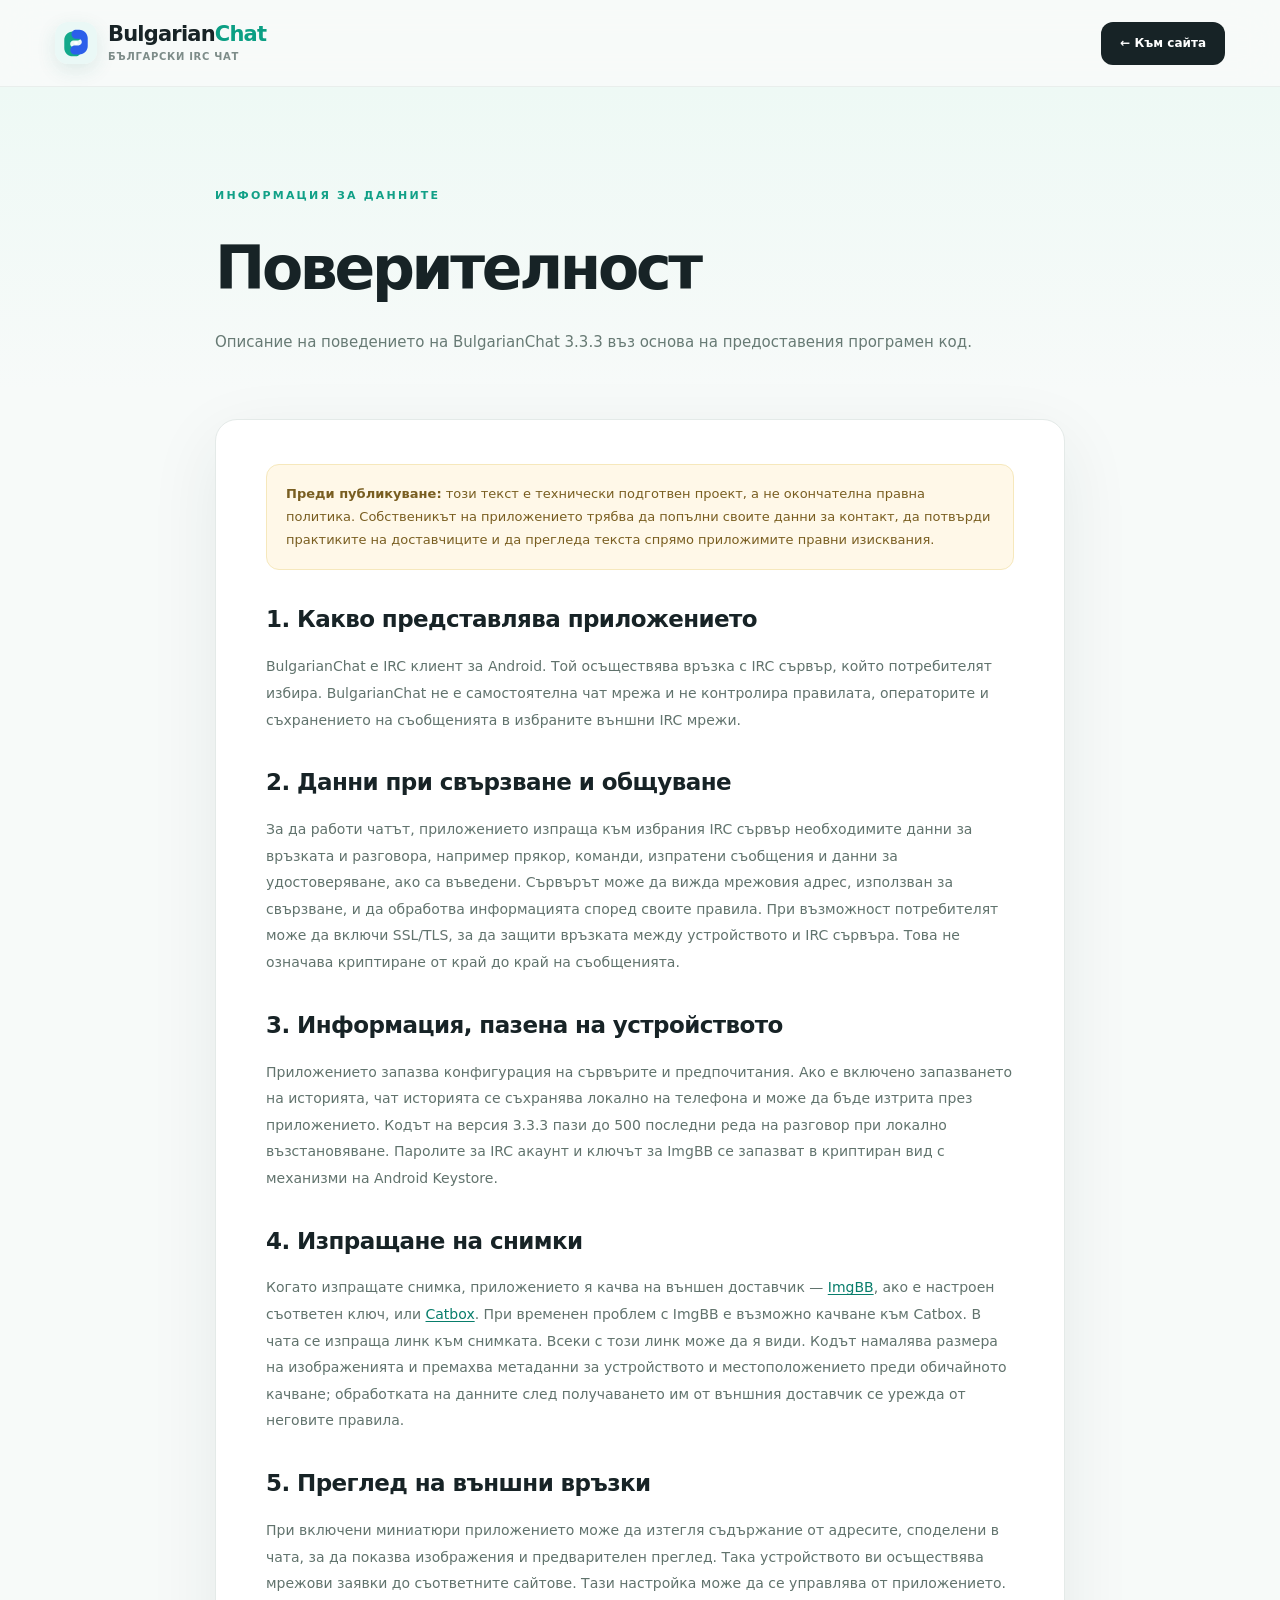
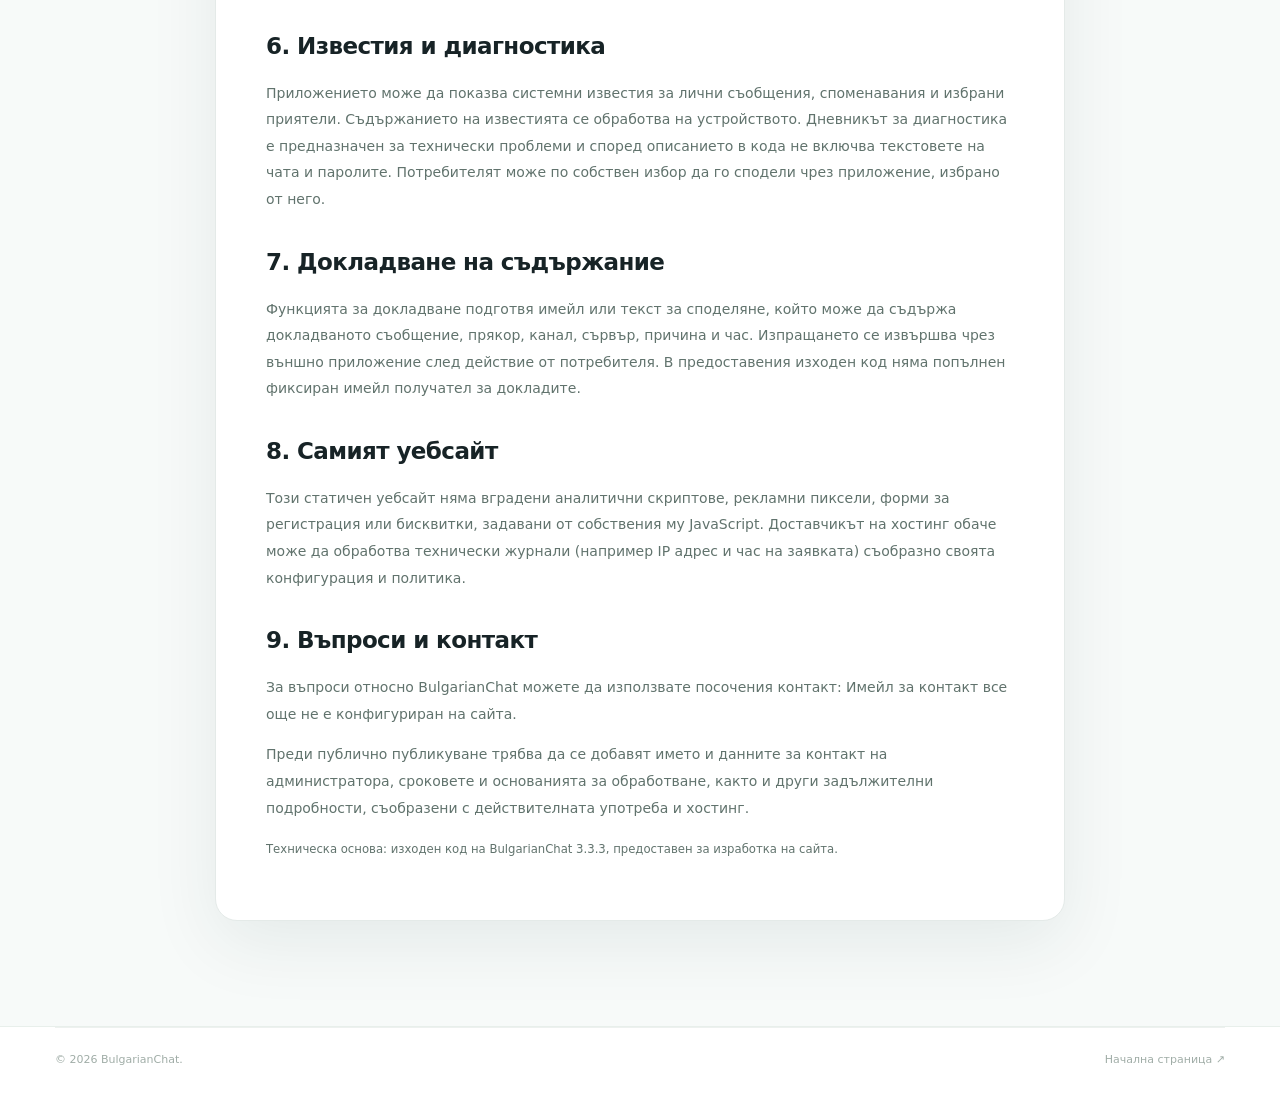
<file: privacy.html>
<!doctype html>
<html lang="bg">
<head>
  <meta charset="utf-8">
  <meta name="viewport" content="width=device-width, initial-scale=1">
  <meta name="theme-color" content="#f7faf9">
  <meta name="description" content="Информация за поверителността и обработката на данни в BulgarianChat за Android.">
  <link rel="icon" href="assets/favicon.svg" type="image/svg+xml">
  <link rel="stylesheet" href="styles.css">
  <title>Поверителност — BulgarianChat</title>
  <script defer src="site-config.js"></script>
  <script defer src="script.js"></script>
</head>
<body>
  <a class="skip-link" href="#main">Към основното съдържание</a>
  <header class="site-header"><div class="container nav-inner"><a class="brand" href="index.html" aria-label="Към началото"><img src="assets/logo.svg" width="42" height="42" alt=""><span class="brand__name">Bulgarian<span>Chat</span><small>Български IRC чат</small></span></a><a class="btn btn--small btn--dark" href="index.html">← Към сайта</a></div></header>
  <main id="main">
    <section class="page-intro"><div class="container"><span class="section-kicker">ИНФОРМАЦИЯ ЗА ДАННИТЕ</span><h1>Поверителност</h1><p>Описание на поведението на BulgarianChat 3.3.3 въз основа на предоставения програмен код.</p></div></section>
    <section class="legal-main"><div class="container"><article class="legal-card">
      <div class="legal-notice"><strong>Преди публикуване:</strong> този текст е технически подготвен проект, а не окончателна правна политика. Собственикът на приложението трябва да попълни своите данни за контакт, да потвърди практиките на доставчиците и да прегледа текста спрямо приложимите правни изисквания.</div>
      <h2>1. Какво представлява приложението</h2>
      <p>BulgarianChat е IRC клиент за Android. Той осъществява връзка с IRC сървър, който потребителят избира. BulgarianChat не е самостоятелна чат мрежа и не контролира правилата, операторите и съхранението на съобщенията в избраните външни IRC мрежи.</p>
      <h2>2. Данни при свързване и общуване</h2>
      <p>За да работи чатът, приложението изпраща към избрания IRC сървър необходимите данни за връзката и разговора, например прякор, команди, изпратени съобщения и данни за удостоверяване, ако са въведени. Сървърът може да вижда мрежовия адрес, използван за свързване, и да обработва информацията според своите правила. При възможност потребителят може да включи SSL/TLS, за да защити връзката между устройството и IRC сървъра. Това не означава криптиране от край до край на съобщенията.</p>
      <h2>3. Информация, пазена на устройството</h2>
      <p>Приложението запазва конфигурация на сървърите и предпочитания. Ако е включено запазването на историята, чат историята се съхранява локално на телефона и може да бъде изтрита през приложението. Кодът на версия 3.3.3 пази до 500 последни реда на разговор при локално възстановяване. Паролите за IRC акаунт и ключът за ImgBB се запазват в криптиран вид с механизми на Android Keystore.</p>
      <h2>4. Изпращане на снимки</h2>
      <p>Когато изпращате снимка, приложението я качва на външен доставчик — <a href="https://imgbb.com/" target="_blank" rel="noopener noreferrer">ImgBB</a>, ако е настроен съответен ключ, или <a href="https://catbox.moe/" target="_blank" rel="noopener noreferrer">Catbox</a>. При временен проблем с ImgBB е възможно качване към Catbox. В чата се изпраща линк към снимката. Всеки с този линк може да я види. Кодът намалява размера на изображенията и премахва метаданни за устройството и местоположението преди обичайното качване; обработката на данните след получаването им от външния доставчик се урежда от неговите правила.</p>
      <h2>5. Преглед на външни връзки</h2>
      <p>При включени миниатюри приложението може да изтегля съдържание от адресите, споделени в чата, за да показва изображения и предварителен преглед. Така устройството ви осъществява мрежови заявки до съответните сайтове. Тази настройка може да се управлява от приложението.</p>
      <h2>6. Известия и диагностика</h2>
      <p>Приложението може да показва системни известия за лични съобщения, споменавания и избрани приятели. Съдържанието на известията се обработва на устройството. Дневникът за диагностика е предназначен за технически проблеми и според описанието в кода не включва текстовете на чата и паролите. Потребителят може по собствен избор да го сподели чрез приложение, избрано от него.</p>
      <h2>7. Докладване на съдържание</h2>
      <p>Функцията за докладване подготвя имейл или текст за споделяне, който може да съдържа докладваното съобщение, прякор, канал, сървър, причина и час. Изпращането се извършва чрез външно приложение след действие от потребителя. В предоставения изходен код няма попълнен фиксиран имейл получател за докладите.</p>
      <h2>8. Самият уебсайт</h2>
      <p>Този статичен уебсайт няма вградени аналитични скриптове, рекламни пиксели, форми за регистрация или бисквитки, задавани от собствения му JavaScript. Доставчикът на хостинг обаче може да обработва технически журнали (например IP адрес и час на заявката) съобразно своята конфигурация и политика.</p>
      <h2>9. Въпроси и контакт</h2>
      <p>За въпроси относно BulgarianChat можете да използвате посочения контакт: <a href="#" data-contact-email hidden></a><span data-contact-pending>Имейл за контакт все още не е конфигуриран на сайта.</span></p>
      <p>Преди публично публикуване трябва да се добавят името и данните за контакт на администратора, сроковете и основанията за обработване, както и други задължителни подробности, съобразени с действителната употреба и хостинг.</p>
      <p><small>Техническа основа: изходен код на BulgarianChat 3.3.3, предоставен за изработка на сайта.</small></p>
    </article></div></section>
  </main>
  <footer class="site-footer"><div class="container footer-bottom"><span>© <span id="year">2026</span> BulgarianChat.</span><a href="index.html">Начална страница ↗</a></div></footer>
</body>
</html>
</file>
<file: styles.css>
/* BulgarianChat — responsive marketing website, no external dependencies */
:root{color-scheme:light;--ink:#172326;--ink2:#36464b;--muted:#69797a;--primary:#0b9f84;--primary-deep:#087d6b;--blue:#2b5fea;--bg:#f7faf9;--line:#e4eae8;--white:#fff;--dark:#112727;--radius:22px;--container:1170px;--shadow:0 22px 70px rgba(12,48,45,.08);font-family:Inter,"Segoe UI",system-ui,-apple-system,BlinkMacSystemFont,Arial,sans-serif;font-synthesis:none;-webkit-font-smoothing:antialiased}
*{box-sizing:border-box}html{scroll-behavior:smooth;scroll-padding-top:88px}body{margin:0;background:var(--bg);color:var(--ink);line-height:1.65;overflow-x:hidden}button,input,textarea{font:inherit}button{cursor:pointer}a{color:inherit;text-decoration:none}svg{display:block}img{display:block;max-width:100%}a:focus-visible,button:focus-visible,summary:focus-visible{outline:3px solid #2777ef;outline-offset:4px}::selection{background:#b9f6e9;color:#12302f}.container{width:min(calc(100% - 64px),var(--container));margin-inline:auto}.section{padding:112px 0}.skip-link{position:fixed;z-index:1000;left:16px;top:-100px;padding:12px 18px;background:#fff;color:#172326;border:2px solid var(--blue);border-radius:12px}.skip-link:focus{top:12px}.ambient{position:absolute;pointer-events:none;z-index:-1}.ambient--top{width:850px;height:950px;right:-330px;top:-90px;background:radial-gradient(ellipse at center,rgba(179,242,226,.39),rgba(222,241,246,.08) 58%,transparent 70%)}
/* Header */
.site-header{position:sticky;top:0;z-index:90;background:rgba(247,250,249,.88);backdrop-filter:blur(20px);-webkit-backdrop-filter:blur(20px);border-bottom:1px solid rgba(229,236,233,.77)}.nav-inner{height:86px;display:flex;align-items:center;justify-content:space-between;gap:32px}.brand{display:inline-flex;align-items:center;gap:11px;flex-shrink:0}.brand>img{border-radius:13px;box-shadow:0 6px 19px rgba(21,116,101,.12)}.brand__name{font-size:21px;line-height:1.03;font-weight:800;letter-spacing:-.8px}.brand__name>span{color:var(--primary)}.brand__name small{display:block;font-size:10px;letter-spacing:.07em;font-weight:700;color:#7d8c89;margin-top:6px;text-transform:uppercase}.desktop-nav{display:flex;align-items:center;gap:32px;margin-left:auto}.desktop-nav a{font-size:13px;font-weight:670;color:#4b5f5c;transition:color .18s}.desktop-nav a:hover,.footer-nav a:hover{color:var(--primary-deep)}.nav-actions{display:flex;align-items:center;gap:14px}.btn{display:inline-flex;align-items:center;justify-content:center;gap:12px;min-height:55px;padding:0 23px;border-radius:14px;font-size:14px;font-weight:750;line-height:1.2;border:1px solid transparent;white-space:nowrap;transition:transform .2s,box-shadow .2s,background .2s,color .2s}.btn:hover{transform:translateY(-2px)}.btn--small{min-height:43px;border-radius:12px;padding-inline:18px;font-size:12px}.btn--dark{background:var(--ink);color:#fff}.btn--dark:hover{background:#31504a;box-shadow:0 8px 22px rgba(21,48,46,.18)}.btn--primary{background:linear-gradient(135deg,#11aa8e,#087d70);color:#fff;box-shadow:0 10px 24px rgba(11,159,132,.23)}.btn--primary:hover{box-shadow:0 15px 30px rgba(11,159,132,.30)}.btn--outline{background:#fff;color:#2c4340;border-color:#dae7e3}.btn--outline:hover{border-color:#76c2b3}.btn-arrow{width:19px;height:19px;stroke:currentColor;stroke-width:1.8;fill:none;stroke-linecap:round;stroke-linejoin:round}.menu-toggle{display:none;width:44px;height:44px;border:1px solid var(--line);background:white;border-radius:11px;align-items:center;flex-direction:column;justify-content:center;gap:5px}.menu-toggle span{display:block;width:19px;height:2px;border-radius:2px;background:#203833;transition:transform .2s,opacity .2s}.menu-toggle[aria-expanded="true"] span:nth-child(1){transform:translateY(7px) rotate(45deg)}.menu-toggle[aria-expanded="true"] span:nth-child(2){opacity:0}.menu-toggle[aria-expanded="true"] span:nth-child(3){transform:translateY(-7px) rotate(-45deg)}.mobile-nav{display:none}.mobile-nav[hidden]{display:none!important}
/* Hero */
.hero{padding:66px 0 104px;position:relative}.hero__grid{display:grid;grid-template-columns:1.04fr .96fr;align-items:center;gap:46px;min-height:650px}.hero__copy{padding-top:8px;position:relative;z-index:2}.eyebrow{display:inline-flex;align-items:center;gap:10px;min-height:34px;padding:5px 12px;border:1px solid #d8ebe5;border-radius:100px;background:#edf8f4;color:#48645d;font-size:11px;letter-spacing:.04em;font-weight:800}.eyebrow__dot,.online-dot{display:inline-block;width:7px;height:7px;background:#24bb8c;border-radius:50%;box-shadow:0 0 0 4px rgba(36,187,140,.12)}.eyebrow__divider{color:#bbd0c7;font-size:16px}.hero h1{font-size:clamp(48px,5vw,76px);line-height:1.105;letter-spacing:-.058em;font-weight:850;margin:30px 0 25px;max-width:730px}.gradient-text{color:var(--primary);background:linear-gradient(105deg,#0b9b83 5%,#2d68df 100%);background-clip:text;-webkit-background-clip:text;-webkit-text-fill-color:transparent}.hero__lead{font-size:17px;color:#62716f;line-height:1.9;max-width:510px;margin:0 0 32px}.hero__actions{display:flex;gap:13px;flex-wrap:wrap}.hero__meta{display:flex;flex-wrap:wrap;gap:12px 24px;margin-top:33px;color:#657976;font-size:12px;font-weight:680}.hero__meta span{display:inline-flex;align-items:center;gap:7px}.hero__meta svg{width:17px;height:17px;stroke:#13a98b;stroke-width:2;fill:none;stroke-linecap:round;stroke-linejoin:round}.hero__visual{height:655px;display:flex;align-items:center;justify-content:center;position:relative}.hero__halo{position:absolute;width:530px;height:530px;border-radius:50%;background:radial-gradient(circle at 48% 48%,#d8f4ed 5%,rgba(220,241,237,.73) 55%,rgba(218,241,236,.0) 70%);filter:blur(.5px)}.hero__halo:before,.hero__halo:after{content:"";position:absolute;inset:32px;border-radius:50%;border:1px dashed rgba(44,178,144,.20)}.hero__halo:after{inset:79px;border-style:solid;border-color:rgba(44,178,144,.10)}.phone-shell{width:302px;height:618px;background:#0c2225;border:7px solid #173136;border-radius:46px;padding:6px;position:relative;z-index:3;transform:rotate(4deg);box-shadow:0 34px 75px rgba(11,47,47,.22),inset 0 0 0 1px #44605f}.phone-shell:after{content:"";position:absolute;left:-10px;top:155px;height:49px;width:3px;background:#2e4748;border-radius:3px 0 0 3px}.phone__hardware{position:absolute;top:13px;left:0;right:0;display:flex;justify-content:center;align-items:center;gap:9px;z-index:6;pointer-events:none}.phone__speaker{background:#172d32;width:73px;height:18px;border-radius:0 0 12px 12px}.phone__camera{width:7px;height:7px;background:#244650;border-radius:50%;margin-left:-21px}.phone__screen{border-radius:35px;height:100%;overflow:hidden;background:#f5faf8;position:relative;display:flex;flex-direction:column;color:#1f3432;font-size:12px}.phone__status{height:37px;display:flex;align-items:center;justify-content:space-between;padding:4px 24px 0 26px;font-weight:790;font-size:10px;color:#1e3530}.phone__status-icons svg{width:51px;height:17px}.phone__topbar{height:59px;display:flex;justify-content:space-between;align-items:center;padding:0 15px;border-bottom:1px solid #e7eeeb;background:white}.phone__app{display:flex;align-items:center;gap:8px}.phone__app img{border-radius:10px}.phone__app strong{display:block;font-size:12px;line-height:1.05}.phone__app small{display:flex;align-items:center;gap:7px;margin-top:5px;color:#78908a;font-size:9px}.phone__app .online-dot{width:5px;height:5px;box-shadow:none}.phone__top-icon{font-size:25px;color:#637772;line-height:1}.phone__tabs{display:flex;background:white;gap:5px;padding:9px 11px;border-bottom:1px solid #e9f0ed}.phone__tab{border:1px solid transparent;border-radius:8px;padding:6px 10px;background:#f4f7f6;color:#71827d;font-size:10px;line-height:1.3;font-weight:720;transition:background .2s}.phone__tab:hover{background:#e6f4ef}.phone__tab.is-active{background:#daf5ea;color:#078b75;border-color:#bdeada}.phone__channel{display:flex;align-items:center;justify-content:space-between;padding:13px 14px;background:#fff;border-bottom:1px solid #e8f0ec}.phone__channel>div>strong{font-size:15px}.phone__channel-hash{font-size:15px;font-weight:850;color:#0ba88d}.phone__channel small{display:block;margin-top:2px;font-size:9px;color:#93a29d}.phone__users{display:flex;align-items:center;gap:5px;font-size:10px;color:#80928a}.phone__users svg{width:16px;height:16px;fill:none;stroke:currentColor;stroke-width:1.6;stroke-linecap:round}.phone__messages{flex:1;min-height:0;padding:18px 12px 12px;overflow:hidden}.date-pill{width:max-content;margin:0 auto 19px;padding:4px 10px;border-radius:30px;background:#e5eeeb;color:#8b9994;font-size:9px;font-weight:700}.chat-line{display:flex;gap:9px;margin-bottom:17px;align-items:flex-start;animation:chat-appear .24s both}.chat-avatar{height:26px;width:26px;flex:0 0 26px;display:grid;place-items:center;border-radius:9px;font-size:10px;font-weight:800}.chat-avatar--teal{background:#d6f6e9;color:#139978}.chat-avatar--purple{background:#e9e6ff;color:#7161c6}.chat-avatar--blue{background:#dae8ff;color:#3065bb}.chat-avatar--orange{background:#fff0d9;color:#ca783c}.chat-line>div{flex:1;min-width:0}.chat-heading{display:flex;justify-content:space-between;align-items:center;gap:5px;margin:0 0 4px}.chat-heading strong{font-size:10px;font-weight:800}.chat-heading time{font-size:8px;color:#a6b1ad}.chat-line p{font-size:11px;line-height:1.5;color:#5d746f;margin:0;background:#fff;border:1px solid #e8efeb;border-radius:4px 10px 10px 10px;padding:9px 10px;box-shadow:0 2px 9px rgba(47,83,72,.03)}.chat-line--self p{background:#e2f6ee;border-color:#d3efe4}.phone__composer{height:61px;background:#fff;display:flex;align-items:center;padding:9px 10px;gap:8px;border-top:1px solid #e4eeea}.phone__plus{font-size:23px;line-height:1;color:#8b9a96;font-weight:300}.phone__input{background:#f4f7f6;border:1px solid #e7edeb;border-radius:9px;color:#a0ada7;flex:1;padding:11px;font-size:10px}.phone__send{height:34px;width:34px;border-radius:11px;background:#0f9e83;color:white;display:grid;place-items:center}.phone__send svg{width:17px;height:17px;fill:none;stroke:currentColor;stroke-width:1.8;stroke-linejoin:round}.float-card{position:absolute;display:flex;align-items:center;gap:10px;padding:13px 17px;background:#fff;border:1px solid rgba(231,239,235,.8);border-radius:15px;box-shadow:0 18px 35px rgba(37,78,70,.11);z-index:4;transform:rotate(-4deg)}.float-card--left{top:150px;left:-40px}.float-card--right{bottom:145px;right:-50px;transform:rotate(3deg)}.float-card__icon{width:34px;height:34px;display:grid;place-items:center;border-radius:10px}.float-card__icon svg{width:18px;height:18px;stroke:currentColor;fill:none;stroke-width:2;stroke-linecap:round;stroke-linejoin:round}.float-card__icon--green{background:#dbf8ec;color:#0a9c7d}.float-card__icon--blue{background:#e2eaff;color:#3569db}.float-card strong{display:block;font-size:12px;line-height:1.25}.float-card small{display:block;font-size:9px;color:#8a9992;margin-top:4px}.visual-caption{position:absolute;bottom:-2px;left:50%;white-space:nowrap;transform:translateX(-50%);font-size:10px;letter-spacing:.04em;color:#97a8a0}
/* feature ribbon */
.signal-strip{border-block:1px solid #e7eeea;background:rgba(255,255,255,.72)}.signal-strip__inner{min-height:101px;display:flex;align-items:center;justify-content:space-between;gap:24px;flex-wrap:wrap}.signal-strip__inner>span{display:inline-flex;align-items:center;gap:11px;font-size:13px;font-weight:770;color:#536963}.signal-symbol{width:27px;height:27px;display:grid;place-items:center;border-radius:10px;background:#ebf7f2;color:#149d81;font-size:16px;font-weight:850}
/* Sections */
.section-kicker{font-size:11px;font-weight:850;letter-spacing:.2em;color:#11a087}.section-intro{max-width:700px;margin-bottom:42px}.section-intro h2,.faq__side h2{font-size:clamp(32px,3.4vw,51px);letter-spacing:-.052em;font-weight:830;line-height:1.18;margin:14px 0 19px}.section-intro p,.faq__side p{color:#687b75;font-size:16px;line-height:1.8;margin:0;max-width:590px}.muted{color:#92a49f}.features{background:#fff}.features-grid{display:grid;grid-template-columns:repeat(3,minmax(0,1fr));gap:19px}.feature-card{min-height:305px;border:1px solid #e9eeed;border-radius:21px;padding:28px;display:flex;flex-direction:column;transition:transform .22s,box-shadow .22s,border-color .22s}.feature-card:hover{transform:translateY(-5px);box-shadow:0 24px 40px rgba(33,70,65,.085);border-color:#d3e6df}.feature-card--mint{background:#f2faf6}.feature-card--lavender{background:#f6f5ff}.feature-card--peach{background:#fff8f3}.feature-card--blue{background:#f3f7fe}.feature-card--pale{background:#f8faf8}.feature-card--sand{background:#fcfaf6}.feature-icon{width:51px;height:51px;display:grid;place-items:center;border-radius:15px;margin-bottom:23px}.feature-icon svg,.control-item__icon svg{width:23px;height:23px;fill:none;stroke:currentColor;stroke-width:1.8;stroke-linecap:round;stroke-linejoin:round}.feature-icon--mint{background:#d5f3e6;color:#0b9d80}.feature-icon--lavender{background:#e9e5ff;color:#6b5cc1}.feature-icon--peach{background:#ffeadb;color:#e59057}.feature-icon--blue{background:#e0eafe;color:#3368cd}.feature-icon--pale{background:#e5f0e8;color:#409078}.feature-icon--sand{background:#f7edda;color:#bb9654}.feature-card h3{font-size:19px;line-height:1.35;letter-spacing:-.025em;margin:0 0 11px}.feature-card p{font-size:13px;line-height:1.84;color:#71827e;margin:0 0 22px}.feature-card__foot{margin-top:auto;display:flex;align-items:center;justify-content:space-between;color:#81968f;font-size:11px;font-weight:750;padding-top:19px;border-top:1px solid rgba(127,158,146,.16)}.feature-card__foot span:last-child{font-size:17px;color:#718c84}
/* control */
.control{position:relative;background:#102a2b;color:#fff;overflow:hidden}.control__layout{display:grid;grid-template-columns:.88fr 1.12fr;gap:110px;align-items:center;position:relative;z-index:2}.section-kicker--light{color:#64e3c5}.control__copy h2{font-size:clamp(36px,4.2vw,59px);line-height:1.15;letter-spacing:-.055em;margin:17px 0 21px}.control__copy h2 span{color:#65dfc1}.control__copy p{font-size:15px;color:#aec8c2;line-height:1.9;margin:0 0 28px}.control__link{font-size:13px;font-weight:800;color:#8af6d9;display:inline-flex;align-items:center;gap:13px}.control__link:hover{color:#fff}.control__cards{display:grid;grid-template-columns:repeat(2,minmax(0,1fr));gap:14px}.control-item{min-height:196px;border-radius:18px;background:rgba(255,255,255,.065);border:1px solid rgba(189,238,225,.11);padding:23px;transition:background .2s,transform .2s}.control-item:hover{background:rgba(255,255,255,.11);transform:translateY(-3px)}.control-item__icon{width:45px;height:45px;display:grid;place-items:center;background:rgba(89,224,187,.12);color:#7ff1d4;border-radius:13px;margin-bottom:16px}.control-item h3{font-size:16px;line-height:1.3;margin:0 0 7px;letter-spacing:-.02em}.control-item p{font-size:12px;line-height:1.75;margin:0;color:#a9c6c0}.control__glow{position:absolute;bottom:-400px;left:-150px;width:800px;height:800px;border-radius:50%;background:radial-gradient(circle,rgba(23,138,119,.26),transparent 65%);pointer-events:none}
/* Steps */
.steps{background:#f7faf9}.section-intro--center{text-align:center;margin-left:auto;margin-right:auto}.section-intro--center p{margin-inline:auto}.steps__grid{display:grid;grid-template-columns:repeat(3,minmax(0,1fr));gap:35px;margin:68px 0 35px}.step{position:relative;padding:0 18px}.step__number{color:#d2e8e0;font-size:72px;line-height:1;font-weight:850;letter-spacing:-.095em;position:relative;margin-bottom:23px}.step__decoration{position:absolute;bottom:8px;left:2px;width:37px;height:4px;background:#14b58f;border-radius:4px}.step:not(:last-child):after{content:"";position:absolute;right:-25px;top:31px;width:90px;height:1px;background:linear-gradient(90deg,#c0ded6,transparent)}.step h3{font-size:20px;letter-spacing:-.025em;margin:0 0 12px}.step p{font-size:14px;line-height:1.85;color:#788a83;margin:0}.steps__note{text-align:center;font-size:12px;color:#889c94;margin:50px auto 0}
/* FAQ */
.faq-section{background:#fff}.faq-layout{display:grid;grid-template-columns:.84fr 1.16fr;gap:85px;align-items:start}.faq__side{position:relative}.faq__side h2{margin-bottom:18px}.faq__spark{font-size:97px;color:#d4eee6;line-height:1;margin-top:75px}.faq__list{border-top:1px solid #e7eeea}.faq-item{border-bottom:1px solid #e7eeea}.faq-item summary{cursor:pointer;list-style:none;display:flex;align-items:center;justify-content:space-between;gap:20px;padding:24px 4px;font-size:15px;line-height:1.4;font-weight:760}.faq-item summary::-webkit-details-marker{display:none}.faq-item summary span{display:grid;place-items:center;width:29px;height:29px;flex:0 0 29px;border-radius:50%;background:#eef7f2;color:#168d75;font-size:22px;font-weight:400;transition:transform .2s}.faq-item[open] summary span{transform:rotate(45deg);background:#0d987d;color:#fff}.faq-item p{color:#72827c;font-size:14px;line-height:1.85;padding:0 36px 25px 4px;margin:0;max-width:650px}
/* Download */
.download{background:#f7faf9;padding-top:94px;padding-bottom:108px}.download__panel{position:relative;overflow:hidden;border-radius:29px;background:linear-gradient(114deg,#0e977d 0%,#0c876f 48%,#0f615d 100%);color:#fff;padding:70px 77px;min-height:440px;display:flex;align-items:center}.download__content{position:relative;z-index:3;max-width:620px}.download__pill{width:max-content;display:flex;align-items:center;gap:10px;background:rgba(255,255,255,.15);border:1px solid rgba(255,255,255,.21);border-radius:80px;padding:7px 13px;font-size:12px;font-weight:750}.download__pill .online-dot{background:#d6fff3;box-shadow:0 0 0 4px rgba(255,255,255,.12)}.download h2{font-size:clamp(36px,4.2vw,58px);line-height:1.12;letter-spacing:-.055em;margin:20px 0 19px}.download h2 span{color:#b0ffdd}.download__content>p{color:#c7f4e9;font-size:15px;max-width:490px;line-height:1.8;margin:0 0 26px}.download__buttons{display:flex;align-items:center;gap:12px;flex-wrap:wrap}.btn--white{background:white;color:#176c5e;min-height:53px}.btn--white svg{height:19px;width:19px;stroke:currentColor;fill:none;stroke-width:1.6;stroke-linecap:round;stroke-linejoin:round}.btn--ghost{background:rgba(255,255,255,.11);border-color:rgba(255,255,255,.38);color:#fff}.btn--ghost:hover{background:rgba(255,255,255,.2)}.download__pending{display:flex;align-items:center;gap:12px;color:#e9fff9;border:1px solid rgba(255,255,255,.3);background:rgba(12,60,52,.22);border-radius:14px;padding:13px 16px;font-size:13px;line-height:1.55}.download__pending svg{height:21px;width:21px;flex:0 0 21px;fill:none;stroke:currentColor;stroke-width:1.8;stroke-linecap:round}.download__subtext{display:block;color:#c4f3e7;font-size:11px;margin-top:22px}.download__mark{position:absolute;right:115px;top:108px;width:245px;height:245px;border-radius:58px;transform:rotate(-13deg);box-shadow:0 30px 65px rgba(8,58,47,.23);z-index:2;opacity:.98}.download__mark img{border-radius:58px;width:100%;height:100%}.download__ornament{position:absolute;border:1px solid rgba(255,255,255,.18);border-radius:50%;width:570px;height:570px;right:-100px;top:-80px}.download__ornament--two{width:770px;height:770px;right:-200px;top:-178px;opacity:.5}
/* Footer */
.site-footer{background:#fff;border-top:1px solid #e8efeb}.footer-main{display:grid;grid-template-columns:1.9fr 1fr 1fr;gap:50px;padding-top:65px;padding-bottom:64px}.footer-brand p{margin:23px 0 0;max-width:290px;color:#7c8c86;font-size:13px;line-height:1.8}.footer-nav{display:flex;flex-direction:column;align-items:flex-start;gap:12px}.footer-nav h3{margin:1px 0 8px;font-size:13px;font-weight:790}.footer-nav a{color:#71817a;font-size:13px;transition:color .2s}.footer-bottom{display:flex;align-items:center;justify-content:space-between;gap:18px;border-top:1px solid #edf1ef;padding-top:23px;padding-bottom:25px;color:#a0ada7;font-size:11px}
/* Privacy */
.page-intro{padding:94px 0 36px;background:linear-gradient(180deg,#eef9f5,transparent)}.page-intro .container,.legal-main .container{max-width:850px}.page-intro h1{font-size:clamp(36px,5vw,60px);letter-spacing:-.055em;margin:12px 0}.page-intro p{color:#677a74;margin:0;font-size:15px}.legal-main{padding:28px 0 105px}.legal-card{background:#fff;border:1px solid var(--line);border-radius:22px;padding:44px 50px;box-shadow:var(--shadow)}.legal-card h2{font-size:23px;letter-spacing:-.025em;margin:31px 0 10px}.legal-card h2:first-child{margin-top:0}.legal-card p,.legal-card li{font-size:14px;line-height:1.9;color:#61736d}.legal-card ul{padding-left:22px}.legal-notice{padding:18px 19px;border-radius:13px;background:#fff8e8;border:1px solid #f6e8bc;color:#795e21;font-size:13px;line-height:1.75;margin-bottom:26px}.legal-card a{color:#087d6b;text-decoration:underline;text-underline-offset:2px}
/* Motion and responsiveness */
@keyframes chat-appear{from{opacity:.25;transform:translateY(6px)}to{opacity:1;transform:none}}
.reveal-ready{opacity:0;transform:translateY(22px);transition:opacity .7s ease,transform .7s ease}.reveal-ready.is-visible{opacity:1;transform:translateY(0)}
@media (max-width:1160px){.hero__grid{gap:12px}.hero h1{font-size:clamp(47px,5.3vw,65px)}.hero__visual{transform:scale(.93)}.float-card--left{left:-2px}.float-card--right{right:-7px}.control__layout{gap:60px}.download__mark{right:60px;opacity:.75}}
@media (max-width:920px){.section{padding:82px 0}.desktop-nav{gap:15px}.desktop-nav a{font-size:12px}.hero{padding-top:55px}.hero__grid{grid-template-columns:1fr 1fr;gap:0}.hero h1{font-size:clamp(40px,5.2vw,58px)}.hero__lead{font-size:14px}.hero__visual{transform:scale(.8);margin-inline:-44px}.hero__meta{font-size:11px}.signal-strip__inner{justify-content:center;gap:14px 25px;min-height:87px}.features-grid{grid-template-columns:repeat(2,minmax(0,1fr))}.feature-card{min-height:275px}.control__layout{grid-template-columns:1fr;gap:45px}.control__copy{max-width:650px}.faq-layout{gap:32px}.download__mark{right:20px;opacity:.28}.footer-main{gap:28px}}
@media (max-width:700px){html{scroll-padding-top:72px}.container{width:min(calc(100% - 36px),560px)}.nav-inner{height:73px}.site-header .brand>img{width:37px;height:37px}.brand__name{font-size:18px}.brand__name small{font-size:9px}.desktop-nav{display:none}.menu-toggle{display:flex}.nav-download{display:none}.mobile-nav{display:flex;flex-direction:column;gap:0;padding:4px 18px 15px;border-bottom:1px solid var(--line);background:#f7faf9}.mobile-nav a{padding:13px 5px;font-size:14px;font-weight:760;color:#435d54;border-bottom:1px solid #e8efeb}.mobile-nav a:last-child{border-bottom:0;color:#0a957c}.section{padding:76px 0}.hero{padding:46px 0 67px}.hero__grid{grid-template-columns:1fr;min-height:0}.hero__copy{text-align:center;padding:0}.hero h1{font-size:clamp(42px,10.8vw,67px);line-height:1.09;margin:23px 0}.hero__lead{font-size:15px;max-width:510px;margin-inline:auto;line-height:1.75}.hero__actions{justify-content:center}.hero__meta{justify-content:center;gap:12px 20px;margin-top:25px}.hero__visual{height:590px;max-width:510px;width:100%;margin:28px auto -27px;transform:scale(.88);transform-origin:top center}.phone-shell{transform:rotate(3deg)}.float-card--left{left:6px;top:145px}.float-card--right{right:-4px;bottom:97px}.hero__halo{width:460px;height:460px}.visual-caption{bottom:1px}.signal-strip__inner{gap:12px 24px;padding-block:19px;min-height:0}.signal-strip__inner>span{font-size:11px}.section-intro{margin-bottom:35px}.section-intro h2,.faq__side h2{font-size:clamp(31px,7vw,42px)}.section-intro p{font-size:14px}.features-grid{gap:13px}.feature-card{padding:24px;min-height:295px}.feature-card h3{font-size:17px}.feature-card p{font-size:12px}.control__layout{gap:35px}.control__copy h2{font-size:42px}.control__cards{gap:12px}.control-item{min-height:190px;padding:19px}.steps__grid{grid-template-columns:1fr;gap:25px;margin-top:40px}.step{display:grid;grid-template-columns:75px 1fr;column-gap:15px;padding:0}.step__number{font-size:54px;grid-row:1/3;margin:0}.step__decoration{bottom:auto;top:55px;width:24px}.step h3{margin:3px 0 7px}.step p{font-size:13px}.step:not(:last-child):after{display:none}.steps__note{margin-top:35px}.faq-layout{grid-template-columns:1fr;gap:20px}.faq__spark{display:none}.faq__side p{font-size:14px}.faq-item summary{font-size:14px;padding:20px 2px}.download{padding-block:72px}.download__panel{padding:46px 32px;min-height:0}.download h2{font-size:clamp(32px,8vw,48px)}.download__mark{right:-50px;top:33px;opacity:.11}.download__content>p{font-size:14px}.footer-main{grid-template-columns:1fr 1fr;gap:35px;padding-block:48px}.footer-brand{grid-column:1/-1}.footer-brand p{margin-top:15px}.footer-bottom{font-size:11px;flex-wrap:wrap}.legal-card{padding:30px 23px}.page-intro{padding:68px 0 20px}.legal-main{padding:22px 0 70px}}
@media (max-width:410px){.container{width:calc(100% - 30px)}.hero__lead{font-size:14px}.hero__actions .btn{font-size:12px;padding:0 15px;min-height:51px}.hero__visual{transform:scale(.76);width:calc(100% + 70px);max-width:none;margin-left:-35px;margin-bottom:-105px}.float-card--left{left:-18px}.float-card--right{right:-18px}.features-grid,.control__cards{grid-template-columns:1fr}.feature-card{min-height:0;padding:24px}.control-item{min-height:0}.signal-strip__inner{gap:10px 14px}.signal-strip__inner>span{font-size:10px}.download__panel{padding:37px 23px}.download__pending{font-size:12px}.footer-main{gap:28px}.footer-nav h3{font-size:12px}.footer-nav a{font-size:12px}}
@media (prefers-reduced-motion:reduce){*,*::before,*::after{scroll-behavior:auto!important;animation:none!important;transition:none!important}.reveal-ready{opacity:1;transform:none}}
/* Keep decorative off-canvas glows from expanding the document's scroll width. */
html{overflow-x:clip}
.ambient--top{right:0;width:min(850px,100vw)}
[hidden]{display:none!important}
@media (min-width:701px) and (max-width:920px){
 .desktop-nav{display:none}
 .menu-toggle{display:flex}
 .mobile-nav{display:flex;flex-direction:column;gap:0;padding:8px max(32px,calc((100vw - var(--container))/2)) 18px;border-bottom:1px solid var(--line);background:#f7faf9}
 .mobile-nav a{padding:12px 0;font-size:14px;font-weight:730;color:#435d54;border-bottom:1px solid #e8efeb}
 .mobile-nav a:last-child{border-bottom:0;color:#0a957c}
}

/* Compact nav at tablet widths. */
@media (min-width:701px) and (max-width:1060px){
 .desktop-nav{display:none}
 .menu-toggle{display:flex}
 .mobile-nav{display:flex;flex-direction:column;gap:0;padding:8px max(32px,calc((100vw - var(--container))/2)) 18px;border-bottom:1px solid var(--line);background:#f7faf9}
 .mobile-nav a{padding:12px 0;font-size:14px;font-weight:730;color:#435d54;border-bottom:1px solid #e8efeb}
}
/* Genuine screenshot gallery: image slots stay visibly empty until real screenshots are provided. */
.screenshots-section{background:#f3f9f6;padding:90px 0}
.screenshots-grid{display:grid;grid-template-columns:repeat(4,minmax(0,1fr));gap:19px;align-items:start}
.screenshot-card{margin:0;min-width:0}
.screenshot-frame{aspect-ratio:9/18.8;position:relative;border:6px solid #152f2d;border-radius:29px;overflow:hidden;background:linear-gradient(165deg,#e9f4ef,#d9eee7);box-shadow:0 18px 28px #183e3019;display:flex;align-items:center;justify-content:center}
.screenshot-frame img{display:block;width:100%;height:100%;object-fit:contain;background:#fff}
.screenshot-frame img[hidden]{display:none}
.screenshot-placeholder{padding:16px;text-align:center;color:#54746a;display:flex;align-items:center;justify-content:center;flex-direction:column;gap:12px;width:100%;height:100%}
.screenshot-placeholder__symbol{font-size:45px;line-height:1;color:#68b09c;font-weight:300}
.screenshot-placeholder strong{font-size:14px;color:#264b42}
.screenshot-placeholder small{max-width:160px;font-size:11px;line-height:1.6}
.screenshot-card figcaption{padding:17px 5px 0;display:grid;gap:6px}
.screenshot-card figcaption strong{font-size:15px;color:#1b3a31}
.screenshot-card figcaption span{font-size:12px;color:#688278;line-height:1.5}
.screenshots-notice{margin:26px auto 0;text-align:center;font-size:12px;color:#6e887e;line-height:1.7}
@media(max-width:900px){.screenshots-grid{grid-template-columns:repeat(2,minmax(0,1fr));max-width:620px;margin:auto;gap:20px}.screenshot-frame{max-height:520px}}
@media(max-width:440px){.screenshots-section{padding:65px 0}.screenshots-grid{gap:14px}.screenshot-frame{border-width:4px;border-radius:20px}.screenshot-placeholder{padding:8px;gap:6px}.screenshot-placeholder strong{font-size:11px}.screenshot-placeholder small{font-size:9px}.screenshot-card figcaption strong{font-size:13px}.screenshot-card figcaption span{font-size:10px}}
</file>
